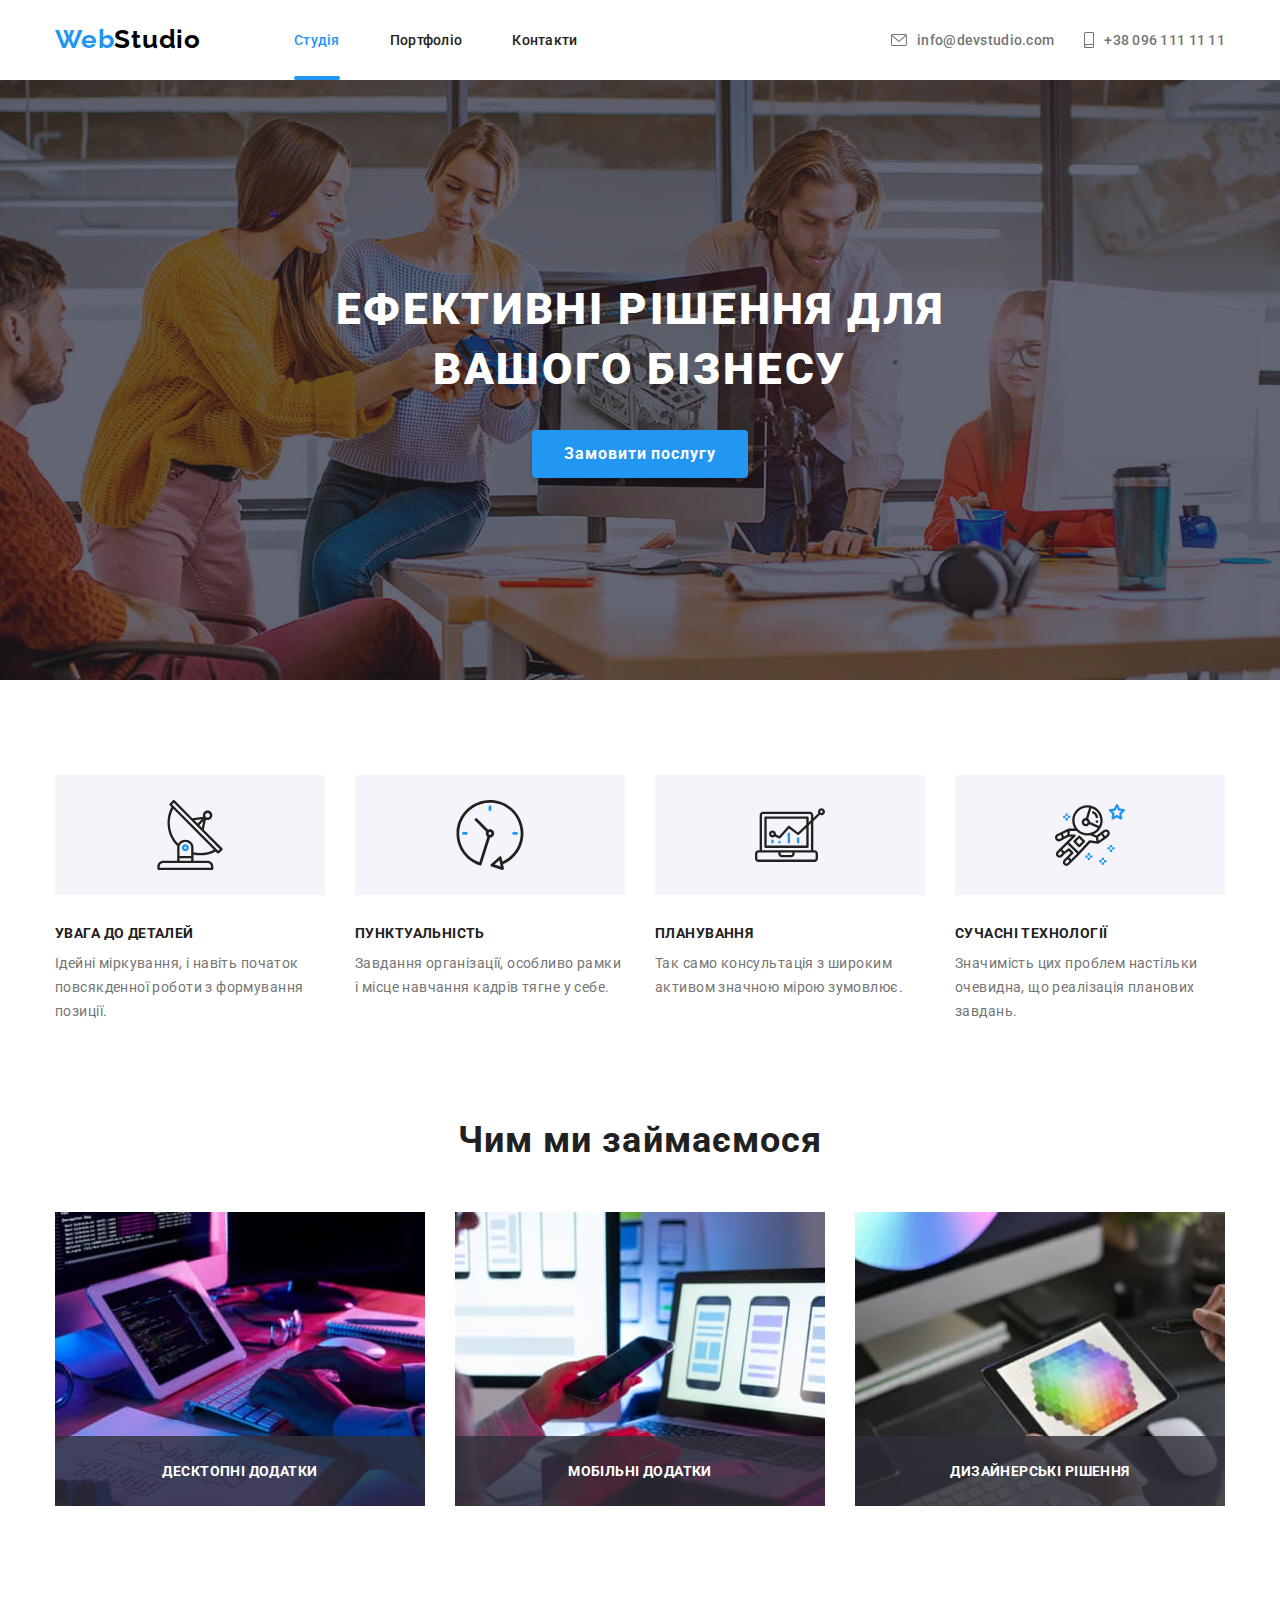
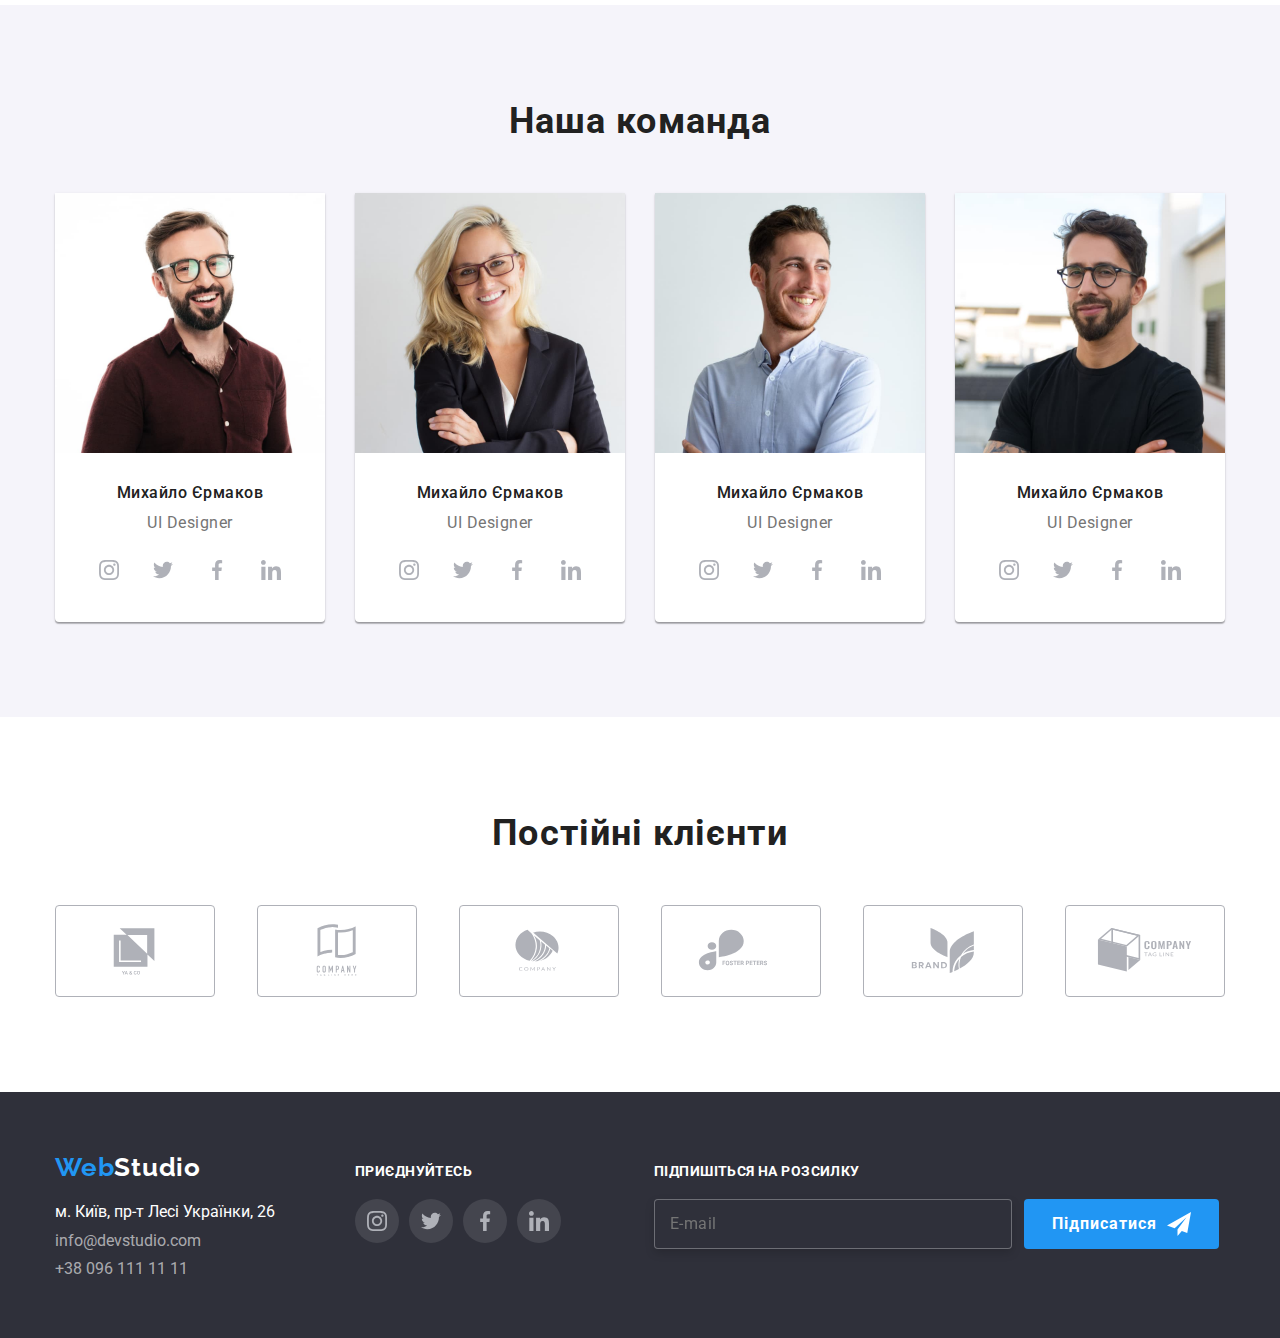
<file: index.html>
<!DOCTYPE html>
<html lang="en">

<head>
    <meta charset="UTF-8">
    <meta http-equiv="X-UA-Compatible" content="IE=edge">
    <meta name="viewport" content="width=device-width, initial-scale=1.0">
    <title>WebStudio</title>
    <link rel="stylesheet" href="./css/main.min.css">
</head>

<body>
    <!-- Header  -->
    <header class="studio-header header">
        <div class="header-container container">
            <nav class="header__navigation navigation">
                <a class="header-logo logo" href="./index.html">
                    <span class="logo__decor"> Web</span>Studio
                </a>

                <ul class="menu-list menu site-nav">
                    <li class="menu-list__item"><a class="menu-list__link active__page" href="./index.html"> Студія</a>
                    </li>
                    <li class="menu-list__item"><a class="menu-list__link" href="./portfolio.html">
                            Портфоліо</a></li>
                    <li class="menu-list__item"><a class="menu-list__link" href=""> Контакти</a></li>
                </ul>
            </nav>
            <ul class="contacts-list ">
                <li class="contacts-list__item">
                    <a class="contacts-list__link" href="mailto:info@devstudio.com">
                        <svg class="contacts-list__icon" width="16" height="12">
                            <use href="./images/symbol-defs.svg#icon-mail"></use>
                        </svg> info@devstudio.com
                    </a>
                </li>
                <li class="contacts-list__item">
                    <a class="contacts-list__link" href="tel:+380961111111">
                        <svg class="contacts-list__icon" width="10" height="16">
                            <use href="./images/symbol-defs.svg#icon-smartphone"></use>
                        </svg>+38 096 111 11 11
                    </a>
                </li>
            </ul>
        </div>
    </header>


    <!-- Main -->
    <main>

        <!-- Hero -->
        <section class="hero-section hero">
            <div class="container">
                <div class="hero__wrapp">
                    <h1 class="hero-title">Ефективні рішення для вашого бізнесу</h1>
                    <button type="button" class="hero__button modal-button button" data-modal-open>Замовити
                        послугу</button>
                </div>
            </div>
        </section>


        <!-- Our advantages -->
        <section class="advantages section">
            <div class="container">
                <h2 class="section__title advantages__title hide-title">Наші переваги:</h2>
                <ul class="advantages-list">
                    <li class="advantages-list__item">
                        <div class="advantages-icon__box">
                            <svg width="70" height="70">
                                <use href="./images/symbol-defs.svg#icon-antena"></use>
                            </svg>
                        </div>
                        <h3 class="advantages-list__title">УВАГА ДО ДЕТАЛЕЙ</h3>
                        <p class="advantages-list__text">Ідейні міркування, і навіть початок повсякденної роботи з
                            формування
                            позиції.</p>
                    </li>
                    <li class="advantages-list__item">
                        <div class="advantages-icon__box">
                            <svg width="70" height="70">
                                <use href="./images/symbol-defs.svg#icon-clock"></use>
                            </svg>
                        </div>
                        <h3 class="advantages-list__title">ПУНКТУАЛЬНІСТЬ</h3>
                        <p class="advantages-list__text">Завдання організації, особливо рамки і місце навчання кадрів
                            тягне у
                            себе.</p>
                    </li>
                    <li class="advantages-list__item">
                        <div class="advantages-icon__box">
                            <svg width="70" height="70">
                                <use href="./images/symbol-defs.svg#icon-diagram"></use>
                            </svg>
                        </div>
                        <h3 class="advantages-list__title">ПЛАНУВАННЯ</h3>
                        <p class="advantages-list__text">Так само консультація з широким активом значною мірою зумовлює.
                        </p>
                    </li>
                    <li class="advantages-list__item">
                        <div class="advantages-icon__box">
                            <svg width="70" height="70">
                                <use href="./images/symbol-defs.svg#icon-astronaut"></use>
                            </svg>
                        </div>
                        <h3 class="advantages-list__title">СУЧАСНІ ТЕХНОЛОГІЇ</h3>
                        <p class="advantages-list__text">Значимість цих проблем настільки очевидна, що реалізація
                            планових
                            завдань.</p>
                    </li>
                </ul>
            </div>
        </section>

        <!-- So what we do? -->
        <section class="solution section">
            <div class="container">
                <h2 class="solution__title section__title">Чим ми займаємося</h2>
                <ul class="solution-list">
                    <li class="solution-list__item">
                        <div class="solution-list__box">
                            <img class="solution-list__img" src="./images/box1.jpg" alt="Creating" width="370"
                                height="300">
                            <div class="solution-list__overlay-wrap">
                                <p class="solution-list__overlay-text secondary-title">Десктопні додатки</p>
                            </div>
                        </div>
                    </li>
                    <li class="solution-list__item">
                        <div class="solution-list__box">
                            <img class="solution-list__img" src="./images/box2.jpg" alt="Testing" width="370"
                                height="300">
                            <div class="solution-list__overlay-wrap">
                                <p class="solution-list__overlay-text secondary-title">Мобільні додатки</p>
                            </div>
                        </div>
                    </li>
                    <li class="solution-list__item">
                        <div class="solution-list__box">
                            <img class="solution-list__img" src="./images/box3.jpg" alt="Making the best design"
                                width="370" height="300">
                            <div class="solution-list__overlay-wrap">
                                <p class="solution-list__overlay-text secondary-title">Дизайнерські рішення</p>
                            </div>
                        </div>
                    </li>
                </ul>
            </div>
        </section>

        <!-- Our team  -->
        <section class="team section">
            <div class="container">
                <h2 class="section__title">Наша команда</h2>
                <ul class="team-list">
                    <li class="team-list__item">
                        <img class="team-list__img" src="./images/img1.jpg" alt="Worker 1" width="270" height="260">
                        <div class="team-list__info">
                            <h3 class="team-list__name">Михайло Єрмаков</h3>
                            <p class="team-list__position">UI Designer</p>
                            <ul class="social-list">
                                <li class="social-list__item">
                                    <a class="social-list__link" href="#">
                                        <svg width="20" height="20">
                                            <use href="./images/symbol-defs.svg#icon-instagram"></use>
                                        </svg>
                                    </a>
                                </li>
                                <li class="social-list__item">
                                    <a class="social-list__link" href="#">
                                        <svg width="20" height="20">
                                            <use href="./images/symbol-defs.svg#icon-twitter"></use>
                                        </svg>
                                    </a>
                                </li>
                                <li class="social-list__item">
                                    <a class="social-list__link" href="#">
                                        <svg width="20" height="20">
                                            <use href="./images/symbol-defs.svg#icon-facebook"></use>
                                        </svg>
                                    </a>
                                </li>
                                <li class="social-list__item">
                                    <a class="social-list__link" href="#">
                                        <svg width="20" height="20">
                                            <use href="./images/symbol-defs.svg#icon-linkedin"></use>
                                        </svg>
                                    </a>
                                </li>
                            </ul>
                        </div>
                    </li>

                    <li class="team-list__item">
                        <img src="./images/img2.jpg" alt="Worker 2" width="270" height="260">
                        <div class="team-list__info">
                            <h3 class="team-list__name">Михайло Єрмаков</h3>
                            <p class="team-list__position">UI Designer</p>
                            <ul class="social-list">
                                <li class="social-list__item">
                                    <a class="social-list__link" href="#">
                                        <svg width="20" height="20">
                                            <use href="./images/symbol-defs.svg#icon-instagram"></use>
                                        </svg>
                                    </a>
                                </li>
                                <li class="social-list__item">
                                    <a class="social-list__link" href="#">
                                        <svg width="20" height="20">
                                            <use href="./images/symbol-defs.svg#icon-twitter"></use>
                                        </svg>
                                    </a>
                                </li>
                                <li class="social-list__item">
                                    <a class="social-list__link" href="#">
                                        <svg width="20" height="20">
                                            <use href="./images/symbol-defs.svg#icon-facebook"></use>
                                        </svg>
                                    </a>
                                </li>
                                <li class="social-list__item">
                                    <a class="social-list__link" href="#">
                                        <svg width="20" height="20">
                                            <use href="./images/symbol-defs.svg#icon-linkedin"></use>
                                        </svg>
                                    </a>
                                </li>
                            </ul>
                        </div>
                    </li>

                    <li class="team-list__item">
                        <img src="./images/img3.jpg" alt="Worker 3" width="270" height="260">
                        <div class="team-list__info">
                            <h3 class="team-list__name">Михайло Єрмаков</h3>
                            <p class="team-list__position">UI Designer</p>
                            <ul class="social-list">
                                <li class="social-list__item">
                                    <a class="social-list__link" href="#">
                                        <svg width="20" height="20">
                                            <use href="./images/symbol-defs.svg#icon-instagram"></use>
                                        </svg>
                                    </a>
                                </li>
                                <li class="social-list__item">
                                    <a class="social-list__link" href="#">
                                        <svg width="20" height="20">
                                            <use href="./images/symbol-defs.svg#icon-twitter"></use>
                                        </svg>
                                    </a>
                                </li>
                                <li class="social-list__item">
                                    <a class="social-list__link" href="#">
                                        <svg width="20" height="20">
                                            <use href="./images/symbol-defs.svg#icon-facebook"></use>
                                        </svg>
                                    </a>
                                </li>
                                <li class="social-list__item">
                                    <a class="social-list__link" href="#">
                                        <svg width="20" height="20">
                                            <use href="./images/symbol-defs.svg#icon-linkedin"></use>
                                        </svg>
                                    </a>
                                </li>
                            </ul>
                        </div>
                    </li>

                    <li class="team-list__item">
                        <img src="./images/img4.jpg" alt="Worker 4" width="270" height="260">
                        <div class="team-list__info">
                            <h3 class="team-list__name">Михайло Єрмаков</h3>
                            <p class="team-list__position">UI Designer</p>
                            <ul class="social-list">
                                <li class="social-list__item">
                                    <a class="social-list__link" href="#">
                                        <svg width="20" height="20">
                                            <use href="./images/symbol-defs.svg#icon-instagram"></use>
                                        </svg>
                                    </a>
                                </li>
                                <li class="social-list__item">
                                    <a class="social-list__link" href="#">
                                        <svg width="20" height="20">
                                            <use href="./images/symbol-defs.svg#icon-twitter"></use>
                                        </svg>
                                    </a>
                                </li>
                                <li class="social-list__item">
                                    <a class="social-list__link" href="#">
                                        <svg width="20" height="20">
                                            <use href="./images/symbol-defs.svg#icon-facebook"></use>
                                        </svg>
                                    </a>
                                </li>
                                <li class="social-list__item">
                                    <a class="social-list__link" href="#">
                                        <svg width="20" height="20">
                                            <use href="./images/symbol-defs.svg#icon-linkedin"></use>
                                        </svg>
                                    </a>
                                </li>
                            </ul>
                        </div>
                    </li>
                </ul>
            </div>
        </section>

        <!-- Our clients -->
        <section class="clients section">
            <div class="container">
                <h2 class="section__title">Постійні клієнти</h2>
                <ul class="clients-list">
                    <li class="clients-list__item">
                        <a class="clients-list__link" href="#"><svg class="clients-icon" width="106" height="60">
                                <use href="./images/symbol-defs.svg#icon-logo"></use>
                            </svg>
                        </a>
                    </li>
                    <li class="clients-list__item">
                        <a class="clients-list__link" href="#"><svg class="clients-icon" width="106" height="60">
                                <use href="./images/symbol-defs.svg#icon-logo-comp"></use>
                            </svg>
                        </a>
                    </li>
                    <li class="clients-list__item">
                        <a class="clients-list__link" href="#"><svg class="clients-icon" width="106" height="60">
                                <use href="./images/symbol-defs.svg#icon-logo-company"></use>
                            </svg>
                        </a>
                    </li>
                    <li class="clients-list__item">
                        <a class="clients-list__link" href="#"><svg class="clients-icon" width="106" height="60">
                                <use href="./images/symbol-defs.svg#icon-logo-foster"></use>
                            </svg>
                        </a>
                    </li>
                    <li class="clients-list__item">
                        <a class="clients-list__link" href="#"><svg class="clients-icon" width="106" height="60">
                                <use href="./images/symbol-defs.svg#icon-logo-brand"></use>
                            </svg>
                        </a>
                    </li>
                    <li class="clients-list__item">
                        <a class="clients-list__link" href="#"><svg class="clients-icon" width="106" height="60">
                                <use href="./images/symbol-defs.svg#icon-logo-tag"></use>
                            </svg>
                        </a>
                    </li>
                </ul>
            </div>
        </section>
    </main>

    <!-- Footer -->
    <footer class="footer">
        <div class="footer__container container">
            <div class="footer-contacts__wrap">
                <a class="footer-logo logo" href="./index.html">
                    <span class="logo__decor"> Web</span>Studio
                </a>
                <address>
                    <ul class="footer-contacts">
                        <li class="footer-contacts__item">
                            <a class="footer-contacts__link footer-contacts__link-adress"
                                href="https://www.google.com/maps/place/%D0%B1%D1%83%D0%BB%D1%8C%D0%B2%D0%B0%D1%80+%D0%9B%D0%B5%D1%81%
                D1%96+%D0%A3%D0%BA%D1%80%D0%B0%D1%97%D0%BD%D0%BA%D0%B8,+26,+%D0%9A%D0%B8%D1%97%D0%B2,+02000/@50.4265807,30.
                5383858,17z/data=!3m1!4b1!4m5!3m4!1s0x40d4cf0e033ecbe9:0x57a4dffefec77da0!8m2!3d50.4265807!4d30.5383858" target="_blank" rel="noopener noreferrer">
                                м. Київ, пр-т Лесі Українки, 26</a>
                        </li>

                        <li class="footer-contacts__item">
                            <a class="footer-contacts__link" href="mailto:info@devstudio.com">info@devstudio.com</a>
                        </li>

                        <li class="footer-contacts__item">
                            <a class="footer-contacts__link" href="tel:+380961111111">+38 096 111 11 11</a>
                        </li>
                    </ul>
                </address>
            </div>
            <div class="footer-social">
                <h3 class="social-title secondary-title">Приєднуйтесь</h3>
                <ul class="social-list">
                    <li class="social-list__item">
                        <a class="social-list__link  footer-social-list__link" href="#">
                            <svg width="20" height="20">
                                <use href="./images/symbol-defs.svg#icon-instagram"></use>
                            </svg>
                        </a>
                    </li>
                    <li class="social-list__item">
                        <a class="social-list__link  footer-social-list__link" href="#">
                            <svg width="20" height="20">
                                <use href="./images/symbol-defs.svg#icon-twitter"></use>
                            </svg>
                        </a>
                    </li>
                    <li class="social-list__item">
                        <a class="social-list__link  footer-social-list__link" href="#">
                            <svg width="20" height="20">
                                <use href="./images/symbol-defs.svg#icon-facebook"></use>
                            </svg>
                        </a>
                    </li>
                    <li class="social-list__item">
                        <a class="social-list__link footer-social-list__link" href="#">
                            <svg width="20" height="20">
                                <use href="./images/symbol-defs.svg#icon-linkedin"></use>
                            </svg>
                        </a>
                    </li>
                </ul>
            </div>

            <div class="footer-subscribe">
                <h3 class="subscribe-title secondary-title">Підпишіться на розсилку</h3>
                <form class="subscribe-form">
                    <input class="subscribe-input " type="email" name="email" placeholder="E-mail" required>
                    <button class="subscribe-button button " type="submit">
                        <span> Підписатися</span>
                        <svg class="subscribe-icon" width="24" height="24">
                            <use href="./images/symbol-defs.svg#icon-subscribe"></use>
                        </svg>
                    </button>
                </form>
            </div>

        </div>
    </footer>

    <!-- Modal form -->

    <div class="backdrop is-hidden" data-modal>
        <div class="modal">
            <button class="modal-close" data-modal-close>
                <svg class="close-icon" width="11" height="11">
                    <use href="./images/symbol-defs.svg#icon-close-modal"></use>
                </svg>
            </button>


            <!-- Form  -->

            <form class="form">
                <p class="form-title"> Залиште свої дані, ми вам передзвонимо</p>
                <label class="label" for="form-name">
                    <span class="label-text"> І'мя </span>
                </label>
                <div class="field">
                    <input class="field-input input" type="text" name="name" required id="form-name">
                    <svg class="field-icon" width="12" height="12">
                        <use href="./images/symbol-defs.svg#icon-form-name"></use>
                    </svg>
                </div>

                <label class="label" for="form-tel">
                    <span class="label-text"> Телефон </span>
                </label>
                <div class="field">
                    <input class="field-input input" type="tel" name="tel" required id="form-tel">
                    <svg class="field-icon" width="13" height="13">
                        <use href="./images/symbol-defs.svg#icon-form-tel"></use>
                    </svg>
                </div>

                <label class="label" for="form-mail">
                    <span class="label-text">Пошта</span>
                </label>
                <div class="field">
                    <input class="field-input input" type="email" name="mail" required id="form-mail">
                    <svg class="field-icon" width="15" height="12">
                        <use href="./images/symbol-defs.svg#icon-form-mail"></use>
                    </svg>
                </div>

                <label class="label" for="form-comment">
                    <span class="label-text">Коментар</span>
                </label>
                <textarea class="input-comment input" id="form-comment" name="input-comment"
                    placeholder="Введіть текст"></textarea>


                <label class="privacy">
                    <input class="privacy-input is-hidden" type="checkbox">
                    <span class="privacy-wrapp">
                        <svg class="privacy-icon" width="16" height="15">
                            <use href="./images/symbol-defs.svg#icon-form-checkbox-checked"></use>
                        </svg>
                    </span>
                    <span class="privacy-text">
                        Погоджуюся з розсилкою та приймаю
                        <a class="privacy-link" href="#">Умови договору</a>
                    </span>
                </label>


                <button type="submit" class="form-button button"> Відправити </button>
            </form>

        </div>
    </div>
    <script src="./js/modal.js"></script>

</body>

</html>
</file>
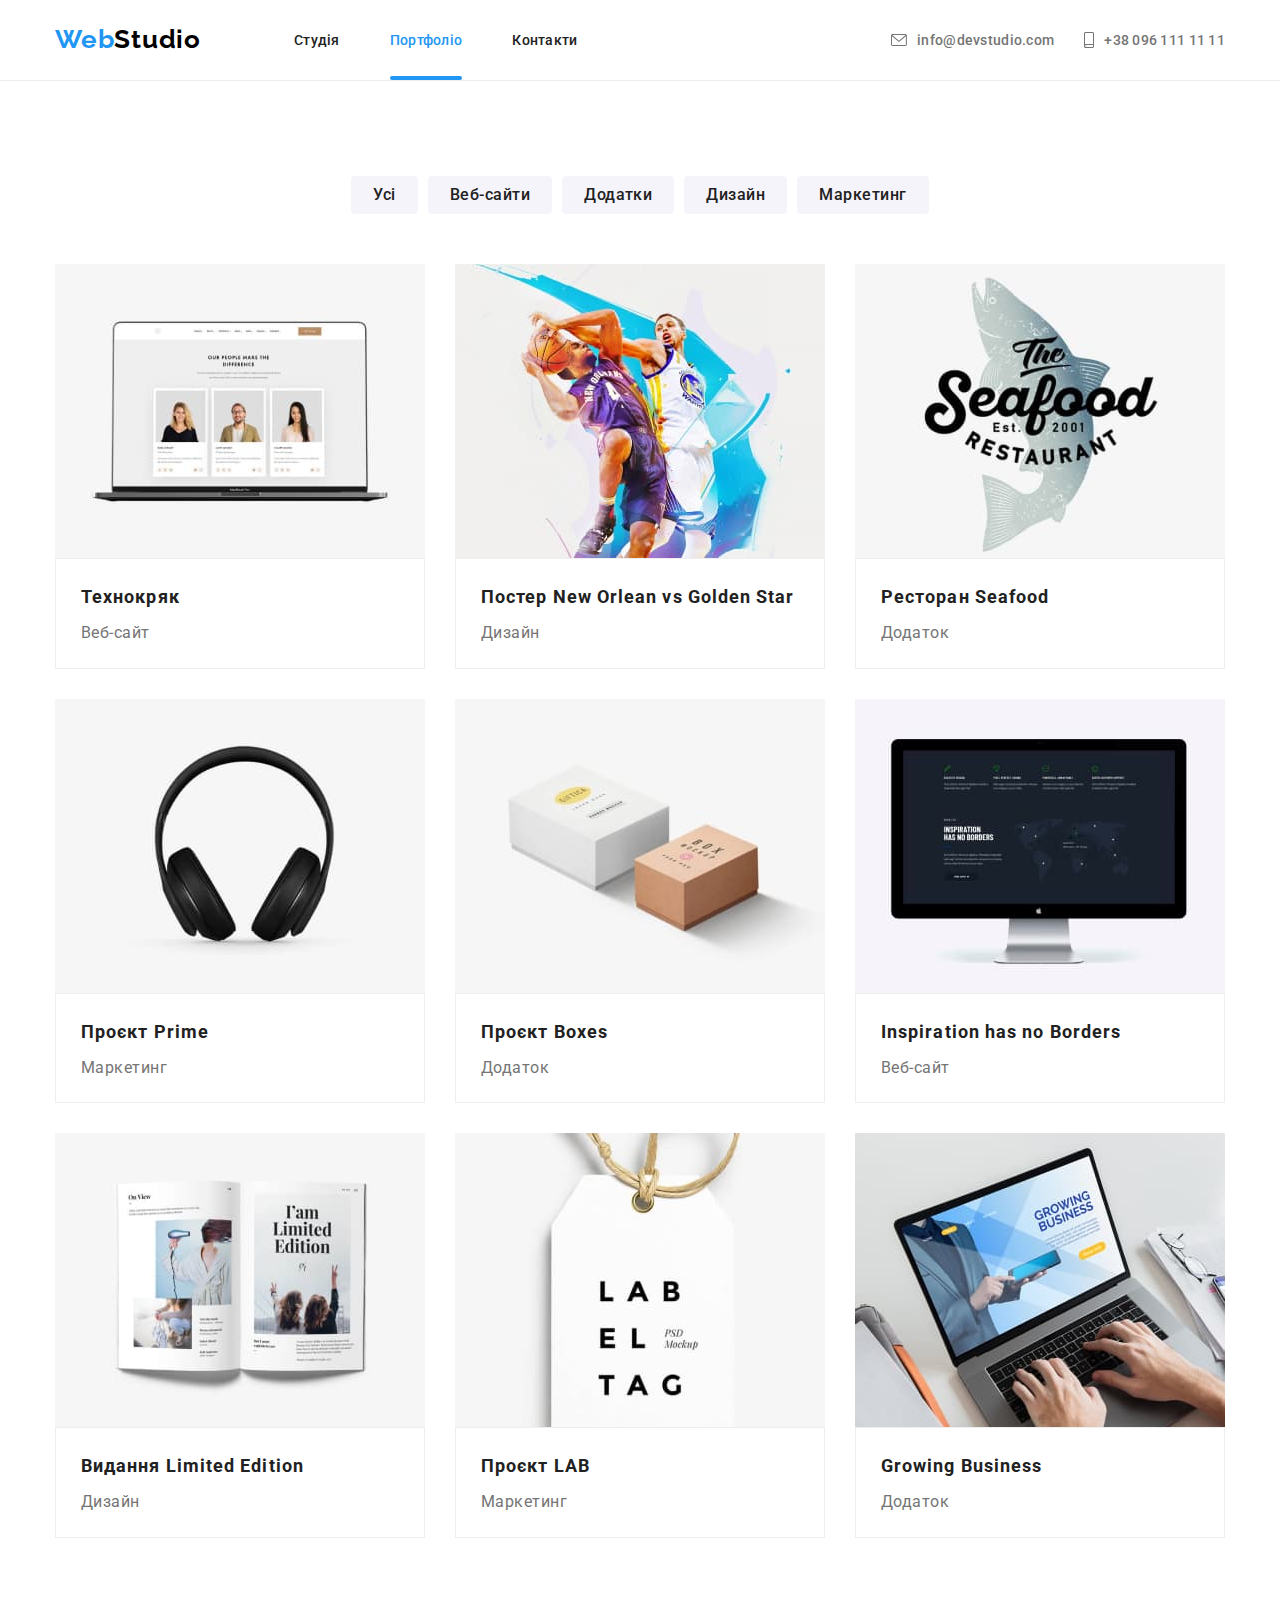
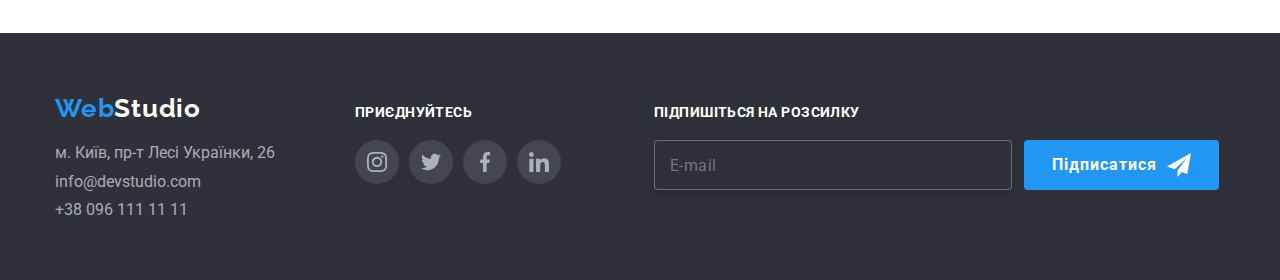
<file: portfolio.html>
<!DOCTYPE html>
<html lang="en">

<head>
    <meta charset="UTF-8">
    <meta http-equiv="X-UA-Compatible" content="IE=edge">
    <meta name="viewport" content="width=device-width, initial-scale=1.0">
    <title>WebStudio</title>
    <link rel="stylesheet" href="./css/main.min.css">
</head>

<body>
    <!-- Header  -->
    <header class="portfolio-header header">
        <div class="header-container container">
            <nav class="header__navigation navigation">
                <a class="header-logo logo" href="./index.html">
                    <span class="logo__decor"> Web</span>Studio
                </a>

                <ul class="menu-list menu site-nav">
                    <li class="menu-list__item"><a class="menu-list__link" href="./index.html"> Студія</a></li>
                    <li class="menu-list__item"><a class="menu-list__link active__page" href="./portfolio.html">
                            Портфоліо</a></li>
                    <li class="menu-list__item"><a class="menu-list__link" href=""> Контакти</a></li>
                </ul>
            </nav>
            <ul class="contacts-list ">
                <li class="contacts-list__item">
                    <a class="contacts-list__link" href="mailto:info@devstudio.com">
                        <svg class="contacts-list__icon" width="16" height="12">
                            <use href="./images/symbol-defs.svg#icon-mail"></use>
                        </svg> info@devstudio.com</a>
                </li>
                <li class="contacts-list__item">
                    <a class="contacts-list__link" href="tel:+380961111111">
                        <svg class="contacts-list__icon" width="10" height="16">
                            <use href="./images/symbol-defs.svg#icon-smartphone"></use>
                        </svg>+38 096 111 11 11</a>
                </li>
            </ul>
        </div>
    </header>

    <!-- Main -->
    <main>
        <section class="examples-section">
            <div class="examples-container container ">
                <h1 class="hide-title"> Наші роботи:</h1>
                <div class="button-list-container">
                    <ul class="button-list">
                        <li class="button-list__item">
                            <button class="button-list__button" type="button" >Усі </button>
                        </li>
                        <li class="button-list__item">
                            <button class="button-list__button" type="button" >Веб-сайти</button>
                        </li>
                        <li class="button-list__item">
                            <button class="button-list__button" type="button" >Додатки</button>
                        </li>
                        <li class="button-list__item">
                            <button class="button-list__button" type="button" >Дизайн</button>
                        </li>
                        <li class="button-list__item">
                            <button class="button-list__button" type="button" >Маркетинг</button>
                        </li>
                    </ul>
                </div>
                <ul class="examples-list works-list ">
                    <li class="example-list__item">
                        <a class="example-list__link" href="#">
                            <div>
                                <div class="img-overlay">
                                    <img class="example-img" src="./images/work1.jpg" alt="Created web-site Tehnokriak"
                                        width="370" height="300">
                                    <div class="overlay-wrapp">
                                        <p>Ресурс пропонує комплексні пропозиції з різним рівнем функціоналу та
                                            сервісів. Все це дозволить відвідувачу отримати вичерпні відомості про
                                            компанію чи приватну особу.</p>
                                    </div>
                                </div>

                                <div class="example-info">
                                    <h2 class="example-info__name">Технокряк</h2>
                                    <p class="example-info__type">Веб-сайт</p>
                                </div>
                            </div>
                        </a>
                    </li>

                    <li class="example-list__item">
                        <a class="example-list__link" href="#">
                            <div>
                                <div class="img-overlay">
                                    <img class="example-img" src="./images/work2.jpg"
                                        alt='Designed poster "New Orlean vs Golden Star" ' width="370" height="300">
                                    <div class="overlay-wrapp">
                                        <p>Ресурс пропонує комплексні пропозиції з різним рівнем функціоналу та
                                            сервісів. Все це дозволить відвідувачу отримати вичерпні відомості про
                                            компанію чи приватну особу.</p>
                                    </div>
                                </div>
                                <div class="example-info">
                                    <h2 class="example-info__name">Постер New Orlean vs Golden Star</h2>
                                    <p class="example-info__type">Дизайн</p>
                                </div>
                            </div>
                        </a>
                    </li>

                    <li class="example-list__item">
                        <a class="example-list__link" href="#">
                            <div>
                                <div class="img-overlay">
                                    <img class="example-img" src="./images/work3.jpg" alt="Worker 3" width="370"
                                        height="300">
                                    <div class="overlay-wrapp">
                                        <p>Ресурс пропонує комплексні пропозиції з різним рівнем функціоналу та
                                            сервісів. Все це дозволить відвідувачу отримати вичерпні відомості про
                                            компанію чи приватну особу.</p>
                                    </div>
                                </div>
                                <div class="example-info">
                                    <h2 class="example-info__name">Ресторан Seafood</h2>
                                    <p class="example-info__type">Додаток</p>
                                </div>
                            </div>
                        </a>
                    </li>

                    <li class="example-list__item">
                        <a class="example-list__link" href="#">
                            <div>
                                <div class="img-overlay">
                                    <img class="example-img" src="./images/work4.jpg" alt="Worker 4" width="370"
                                        height="300">
                                    <div class="overlay-wrapp">
                                        <p>Ресурс пропонує комплексні пропозиції з різним рівнем функціоналу та
                                            сервісів. Все це дозволить відвідувачу отримати вичерпні відомості про
                                            компанію чи приватну особу.</p>
                                    </div>
                                </div>
                                <div class="example-info">
                                    <h2 class="example-info__name">Проєкт Prime</h2>
                                    <p class="example-info__type">Маркетинг</p>
                                </div>
                            </div>
                        </a>
                    </li>

                    <li class="example-list__item">
                        <a class="example-list__link" href="#">
                            <div>
                                <div class="img-overlay">
                                    <img class="example-img" src="./images/work5.jpg" alt="Worker 1" width="370"
                                        height="300">
                                    <div class="overlay-wrapp">
                                        <p>Ресурс пропонує комплексні пропозиції з різним рівнем функціоналу та
                                            сервісів. Все це дозволить відвідувачу отримати вичерпні відомості про
                                            компанію чи приватну особу.</p>
                                    </div>
                                </div>
                                <div class="example-info">
                                    <h2 class="example-info__name">Проєкт Boxes</h2>
                                    <p class="example-info__type">Додаток</p>
                                </div>
                            </div>
                        </a>
                    </li>

                    <li class="example-list__item">
                        <a class="example-list__link" href="#">
                            <div>
                                <div class="img-overlay">
                                    <img class="example-img" src="./images/work6.jpg" alt="Worker 2" width="370"
                                        height="300">
                                    <div class="overlay-wrapp">
                                        <p>Ресурс пропонує комплексні пропозиції з різним рівнем функціоналу та
                                            сервісів. Все це дозволить відвідувачу отримати вичерпні відомості про
                                            компанію чи приватну особу.</p>
                                    </div>
                                </div>
                                <div class="example-info">
                                    <h2 class="example-info__name">Inspiration has no Borders</h2>
                                    <p class="example-info__type">Веб-сайт</p>
                                </div>
                            </div>
                        </a>
                    </li>

                    <li class="example-list__item">
                        <a class="example-list__link" href="#">
                            <div>
                                <div class="img-overlay">
                                    <img class="example-img" src="./images/work7.jpg" alt="Worker 3" width="370"
                                        height="300">
                                    <div class="overlay-wrapp">
                                        <p>Ресурс пропонує комплексні пропозиції з різним рівнем функціоналу та
                                            сервісів. Все це дозволить відвідувачу отримати вичерпні відомості про
                                            компанію чи приватну особу.</p>
                                    </div>
                                </div>
                                <div class="example-info">
                                    <h2 class="example-info__name">Видання Limited Edition</h2>
                                    <p class="example-info__type">Дизайн</p>
                                </div>
                            </div>
                        </a>
                    </li>

                    <li class="example-list__item">
                        <a class="example-list__link" href="#">
                            <div>
                                <div class="img-overlay">
                                    <img class="example-img" src="./images/work8.jpg" alt="Worker 4" width="370"
                                        height="300">
                                    <div class="overlay-wrapp">
                                        <p>Ресурс пропонує комплексні пропозиції з різним рівнем функціоналу та
                                            сервісів. Все це дозволить відвідувачу отримати вичерпні відомості про
                                            компанію чи приватну особу.</p>
                                    </div>
                                </div>
                                <div class="example-info">
                                    <h2 class="example-info__name">Проєкт LAB</h2>
                                    <p class="example-info__type">Маркетинг</p>
                                </div>
                            </div>
                        </a>
                    </li>

                    <li class="example-list__item">
                        <a class="example-list__link" href="#">
                            <div>
                                <div class="img-overlay">
                                    <img class="example-img" src="./images/work9.jpg" alt="Worker 4" width="370"
                                        height="300">
                                    <div class="overlay-wrapp">
                                        <p>Ресурс пропонує комплексні пропозиції з різним рівнем функціоналу та
                                            сервісів. Все це дозволить відвідувачу отримати вичерпні відомості про
                                            компанію чи приватну особу.</p>
                                    </div>
                                </div>
                                <div class="example-info">
                                    <h2 class="example-info__name">Growing Business</h2>
                                    <p class="example-info__type">Додаток</p>
                                </div>
                            </div>
                        </a>
                    </li>
                </ul>
            </div>
        </section>
    </main>

    <!-- Footer -->
    <footer class="footer">
        <div class="footer__container container">
            <div class="footer-contacts__wrap">
                <a class="footer-logo logo" href="./index.html">
                    <span class="logo__decor"> Web</span>Studio
                </a>
                <address>
                    <ul class="footer-contacts">
                        <li class="footer-contacts__item">
                            <a class="footer-contacts__link footer-contacts__link-icon"
                                href="https://www.google.com/maps/place/%D0%B1%D1%83%D0%BB%D1%8C%D0%B2%D0%B0%D1%80+%D0%9B%D0%B5%D1%81%
                D1%96+%D0%A3%D0%BA%D1%80%D0%B0%D1%97%D0%BD%D0%BA%D0%B8,+26,+%D0%9A%D0%B8%D1%97%D0%B2,+02000/@50.4265807,30.
                5383858,17z/data=!3m1!4b1!4m5!3m4!1s0x40d4cf0e033ecbe9:0x57a4dffefec77da0!8m2!3d50.4265807!4d30.5383858" target="_blank"
                                rel="noopener noreferrer">
                                м. Київ, пр-т Лесі Українки, 26</a>
                        </li>

                        <li class="footer-contacts__item">
                            <a class="footer-contacts__link" href="mailto:info@devstudio.com">info@devstudio.com</a>
                        </li>

                        <li class="footer-contacts__item">
                            <a class="footer-contacts__link" href="tel:+380961111111">+38 096 111 11 11</a>
                        </li>
                    </ul>
                </address>
            </div>
            <div class="footer-social">
                <h3 class="social-title secondary-title">Приєднуйтесь</h3>
                <ul class="social-list">
                    <li class="social-list__item">
                        <a class="social-list__link  footer-social-list__link" href="#">
                            <svg width="20" height="20">
                                <use href="./images/symbol-defs.svg#icon-instagram"></use>
                            </svg>
                        </a>
                    </li>
                    <li class="social-list__item">
                        <a class="social-list__link  footer-social-list__link" href="#">
                            <svg width="20" height="20">
                                <use href="./images/symbol-defs.svg#icon-twitter"></use>
                            </svg>
                        </a>
                    </li>
                    <li class="social-list__item">
                        <a class="social-list__link  footer-social-list__link" href="#">
                            <svg width="20" height="20">
                                <use href="./images/symbol-defs.svg#icon-facebook"></use>
                            </svg>
                        </a>
                    </li>
                    <li class="social-list__item">
                        <a class="social-list__link footer-social-list__link" href="#">
                            <svg width="20" height="20">
                                <use href="./images/symbol-defs.svg#icon-linkedin"></use>
                            </svg>
                        </a>
                    </li>
                </ul>
            </div>

            <div class="footer-subscribe">
                <h3 class="subscribe-title secondary-title">Підпишіться на розсилку</h3>
                <form class="subscribe-form">
                    <input class="subscribe-input " type="email" name="email" placeholder="E-mail" required>
                    <button class="subscribe-button button " type="submit">
                        <span> Підписатися</span>
                        <svg class="subscribe-icon" width="24" height="24">
                            <use href="./images/symbol-defs.svg#icon-subscribe"></use>
                        </svg>
                    </button>
                </form>
            </div>

        </div>
    </footer>

</body>

</html>
</file>
<file: css/main.min.css>
@import"https://fonts.googleapis.com/css2?family=Raleway:wght@700&family=Roboto:wght@400;500;700;900&display=swap";/*! modern-normalize v1.1.0 | MIT License | https://github.com/sindresorhus/modern-normalize */*,::after,::before{box-sizing:border-box}html{-moz-tab-size:4;-o-tab-size:4;tab-size:4}html{line-height:1.15;-webkit-text-size-adjust:100%}body{margin:0}body{font-family:system-ui,-apple-system,"Segoe UI",Roboto,Helvetica,Arial,sans-serif,"Apple Color Emoji","Segoe UI Emoji"}hr{height:0;color:inherit}abbr[title]{-webkit-text-decoration:underline dotted;text-decoration:underline dotted}b,strong{font-weight:bolder}code,kbd,pre,samp{font-family:ui-monospace,SFMono-Regular,Consolas,"Liberation Mono",Menlo,monospace;font-size:1em}small{font-size:80%}sub,sup{font-size:75%;line-height:0;position:relative;vertical-align:baseline}sub{bottom:-0.25em}sup{top:-0.5em}table{text-indent:0;border-color:inherit}button,input,optgroup,select,textarea{font-family:inherit;font-size:100%;line-height:1.15;margin:0}button,select{text-transform:none}[type=button],[type=reset],[type=submit],button{-webkit-appearance:button}::-moz-focus-inner{border-style:none;padding:0}:-moz-focusring{outline:1px dotted ButtonText}:-moz-ui-invalid{box-shadow:none}legend{padding:0}progress{vertical-align:baseline}::-webkit-inner-spin-button,::-webkit-outer-spin-button{height:auto}[type=search]{-webkit-appearance:textfield;outline-offset:-2px}::-webkit-search-decoration{-webkit-appearance:none}::-webkit-file-upload-button{-webkit-appearance:button;font:inherit}summary{display:list-item}ul{list-style:none;padding:0;margin:0}button{cursor:pointer}a{text-decoration:none;color:inherit;margin:0}h1,h2,h3,h4,h5,h6{margin:0}p{margin:0}body{font-family:Roboto,sans-serif;font-style:normal;color:var(--primary-text-color)}button{font-family:inherit;padding:0;margin:0;color:#fff;background-color:var(--accent-color);border:none;border-radius:4px}img{display:block;max-width:100%;height:auto}.container{max-width:1200px;padding:0 15px;margin:0 auto}address{font-style:normal}.section{padding-top:95px;padding-bottom:95px}.section__title{color:var(--title-text-color);font-weight:700;font-size:36px;line-height:1.2;text-align:center;letter-spacing:.03em;margin-bottom:50px}:root{--primary-text-color: #757575;--title-text-color: #212121;--accent-color: #2196F3;--primary-background-color: #ffffff;--secondary-background-color: #F5F4FA;--background-hero-color: #2F303A;--cubic: cubic-bezier(0.4, 0, 0.2, 1)}.footer-contacts__link:hover,.contacts-list__link:hover,.menu-list__link:hover,.footer-contacts__link:focus,.contacts-list__link:focus,.menu-list__link:focus{color:var(--accent-color)}.social-list__link:hover,.social-list__link:focus{background-color:var(--accent-color);fill:var(--primary-background-color)}.portfolio-header{border-bottom:1px solid #ececec}.header-container{height:80px;display:flex}.navigation{display:flex;align-items:center;justify-content:center}.logo{text-decoration:none;display:flex;align-items:center;font-family:"Raleway";font-weight:700;font-size:26px;line-height:1.2;letter-spacing:.03em}.header-logo{color:#000}.logo__decor{color:var(--accent-color)}.menu-list{display:flex;align-items:center;justify-content:center;margin-left:93px;gap:50px}.menu-list__item{flex-basis:calc((100% - 100px)/2)}.menu-list__link{font-family:"Roboto";font-weight:500;font-size:14px;line-height:1.2;letter-spacing:.02em;color:var(--title-text-color);display:inline-block;position:relative;padding-top:32px;padding-bottom:32px}.menu-list__link:after{position:absolute;left:0;bottom:0;content:"";width:100%;height:4px;padding-top:1px;border-radius:2px;background-color:var(--accent-color);transform:scaleX(0);transition:transform 250ms var(--cubic) 0ms}.menu-list__link:hover::after,.menu-list__link:focus::after{transform:scaleX(1)}.active__page{color:var(--accent-color)}.active__page::after{transform:scaleX(1)}.contacts-list{display:flex;align-items:center;justify-content:center;margin-left:auto}.contacts-list__item{display:flex;align-items:center;margin-left:auto}.contacts-list__link{display:flex;align-items:center;font-weight:500;font-size:14px;line-height:16px;letter-spacing:.02em;margin-left:30px;transition:color 250ms var(--cubic)}.contacts-list__icon{margin-right:10px;align-items:center;fill:currentColor}.hero{max-width:1600px;height:600px;margin-left:auto;margin-right:auto;background-image:linear-gradient(rgba(47, 48, 58, 0.4), rgba(47, 48, 58, 0.4)),url(../images/hero-background.jpg);background-repeat:no-repeat;background-position:center}.hero-title{font-weight:900;font-size:44px;line-height:1.36;text-align:center;letter-spacing:.06em;text-transform:uppercase;color:#fff;margin-bottom:30px}.hero__wrapp{display:flex;flex-direction:column;align-items:center;justify-content:center;max-width:700px;margin-left:auto;margin-right:auto;padding-top:200px;padding-bottom:200px}.hero__button{padding:10px 32px;box-shadow:0px 4px 4px rgba(0,0,0,.15);font-family:Roboto,sans-serif;font-weight:700;font-size:16px;line-height:1.8;letter-spacing:.06em;transition:color 250ms var(--cubic)}.hero__button:hover,.hero__button:focus{cursor:pointer;color:#000;background-color:#188ce8}.advantages{padding-bottom:0}.hide-title{position:absolute;white-space:nowrap;width:1px;height:1px;overflow:hidden;border:0;padding:0;clip:rect(0 0 0 0);-webkit-clip-path:inset(50%);clip-path:inset(50%);margin:-1px}.advantages-list{display:flex}.advantages-list__item{width:270px}.advantages-list__item:nth-child(-n+3){margin-right:30px}.advantages-list__title{font-weight:700;font-size:14px;line-height:1.2;letter-spacing:.03em;text-transform:uppercase;color:var(--title-text-color);margin-bottom:10px}.advantages-list__text{font-weight:400;font-size:14px;line-height:1.71;letter-spacing:.03em}.advantages-icon__box{height:120px;background-color:var(--secondary-background-color);margin-bottom:30px;display:flex;justify-content:center;align-items:center}.solution-list{display:flex}.solution-list__box{position:relative;display:inline-block}.solution-list__item:nth-child(-n+2){margin-right:30px}.solution-list__overlay-wrap{position:absolute;display:flex;justify-content:center;align-items:center;bottom:0;left:0;width:100%;height:70px;background:rgba(47,48,58,.8)}.secondary-title{font-weight:700;font-size:14px;line-height:16px;letter-spacing:.03em;text-transform:uppercase;color:#fff}.team{background-color:var(--secondary-background-color)}.team-list__item{background-color:var(--primary-background-color);box-shadow:0px 1px 3px rgba(0,0,0,.12),0px 1px 1px rgba(0,0,0,.14),0px 2px 1px rgba(0,0,0,.2);border-radius:0px 0px 4px 4px}.team-list{display:flex;gap:30px;flex-basis:calc((100% - 90px)/4)}.team-list__info{padding:30px 32px;text-align:center}.team-list__name{font-weight:500;font-size:16px;line-height:1.2;letter-spacing:.03em;color:var(--title-text-color);margin-bottom:10px}.team-list__position{font-weight:400;font-size:16px;line-height:1.2;letter-spacing:.03em;margin-bottom:16px}.social-list{display:flex;justify-content:space-between}.social-list__link{display:flex;justify-content:center;align-items:center;width:44px;height:44px;border-radius:50%;fill:#afb1b8;transition:fill 250ms var(--cubic),background-color 250ms var(--cubic)}.clients-list{display:flex;justify-content:space-between}.clients-list__link{display:flex;justify-content:center;align-items:center;width:160px;height:92px;border:1px solid #afb1b8;border-radius:4px;fill:#afb1b8;transition:fill 250ms var(--cubic)}.clients-list__link:hover,.clients-list__link:focus{border:1px solid var(--accent-color);fill:var(--accent-color)}.backdrop{position:fixed;left:0;bottom:0;top:0;right:0;opacity:1;transition:opacity 250ms var(--cubic);background-color:rgba(0,0,0,.2)}.is-hidden{visibility:hidden;opacity:0;pointer-events:none}.modal{position:absolute;width:528px;height:581px;top:50%;padding:40px;left:50%;transform:translate(-50%, -50%) scale(1);background-color:#fff;box-shadow:0px 1px 3px rgba(0,0,0,.12),0px 1px 1px rgba(0,0,0,.14),0px 2px 1px rgba(0,0,0,.2);border-radius:4px;transition:transform 250ms var(--cubic)}.modal-close{cursor:pointer;position:absolute;width:30px;height:30px;display:flex;align-items:center;justify-content:center;right:8px;top:8px;padding:0;border:1px solid rgba(0,0,0,.1);border-radius:50%;background-color:rgba(0,0,0,0);transition:fill 250ms var(--cubic)}.modal-close:hover,.modal-close:focus{fill:var(--accent-color)}.backdrop.is-hidden .modal{transform:translate(-50%, -50%) scale(0)}.form-title{font-weight:700;font-size:20px;line-height:1.15;text-align:center;letter-spacing:.03em;margin-bottom:12px;color:var(--title-text-color)}.label{display:block}.label-text{font-size:12px;line-height:1.6;letter-spacing:.01em;color:var(--primary-text-color)}.field{position:relative;margin-bottom:10px}.input{width:100%;border:1px solid rgba(33,33,33,.2);border-radius:4px;outline:rgba(0,0,0,0);transition:border 250ms var(--cubic)}.input:focus{border-color:var(--accent-color)}.field-input{padding:10px 15px 10px 32px}.field-icon{position:absolute;left:14px;top:50%;transform:translateY(-50%);transition:fill 250ms var(--cubic)}.field-input:focus+.field-icon{fill:var(--accent-color)}.input-comment{padding:12px 16px;height:120px;resize:none;margin-bottom:20px;font-size:12px;line-height:1.16;letter-spacing:.01em;color:rgba(117,117,117,.5)}.privacy{display:flex;justify-content:center;align-items:center;margin-bottom:30px}.privacy-wrapp{display:flex;justify-content:center;align-items:center;width:15px;height:14px;border:1px solid;border-radius:2px;border-color:var(--title-text-color);transition:border-color 250ms var(--cubic)}.privacy-icon{opacity:0;transition:opacity 250ms var(--cubic)}.privacy-input{position:absolute}.privacy-input:checked+.privacy-wrapp{border-color:rgba(0,0,0,0)}.privacy-input:checked+.privacy-wrapp .privacy-icon{opacity:1}.privacy-link{font-size:14px;line-height:1.71;letter-spacing:.03em;text-decoration:underline;color:var(--accent-color)}.privacy-text{font-size:14px;line-height:1.71;letter-spacing:.03em;color:var(--primary-text-color);margin-left:8px}.form-button{display:flex;align-items:center;text-align:center;padding:10px 52px;margin-left:auto;margin-right:auto;font-weight:700;font-size:16px;line-height:1.88;letter-spacing:.06em}.footer{background-color:var(--background-hero-color)}.footer__container{padding-top:60px;padding-bottom:60px}.footer-logo{color:#fff;margin-bottom:20px}.footer__container{display:flex;align-items:baseline;gap:0}.footer-contacts__wrap{width:230px}.footer-contacts__item:nth-child(-n+2){margin-bottom:10px}.footer-contacts__link{color:rgba(255,255,255,.6);transition:color 250ms var(--cubic)}.footer-contacts__link-adress{color:#fff;transition:color 250ms var(--cubic)}.footer-social{width:206px;height:80px;margin-right:93px;margin-left:70px}.social-title{margin-bottom:20px}.footer-social-list__link{background-color:rgba(255,255,255,.1);transition:background-color 250ms var(--cubic)}.subscribe-title{margin-bottom:20px}.subscribe-form{display:flex}.subscribe-input{width:358px;height:50px;letter-spacing:.03em;color:var(--primary-background-color);background-color:var(--background-hero-color);filter:drop-shadow(0px 4px 4px rgba(0, 0, 0, 0.15));border:1px solid rgba(255,255,255,.3);border-radius:4px;padding:15px;outline:rgba(0,0,0,0);font-size:16px;line-height:1.25;letter-spacing:.03em;color:rgba(255,255,255,.6)}.subscribe-button{display:flex;align-items:center;text-align:center;font-weight:700;font-size:16px;line-height:1.88;letter-spacing:.06em;color:#fff;margin-left:12px;padding:10px 28px}.subscribe-icon{margin-left:10px}.button-list{display:flex;justify-content:center;margin-bottom:50px}.button-list__item:not(:last-child){margin-right:10px}.button-list__button{font-family:Roboto;background-color:var(--secondary-background-color);color:var(--title-text-color);font-weight:500;font-size:16px;line-height:1.62;letter-spacing:.03em;border:none;border-radius:4px;padding:6px 22px;transition:color 250ms var(--cubic),background-color 250ms var(--cubic),box-shadow 250ms var(--cubic)}.button-list__button:focus,.button-list__button:hover,.button-list__button:active{color:var(--primary-background-color);background-color:var(--accent-color);box-shadow:0px 4px 4px rgba(0,0,0,.25)}.examples-container{padding-top:95px;padding-bottom:95px}.examples-list{display:flex;justify-content:center;flex-wrap:wrap;gap:30px}.example-list__link{position:relative}.example-list__link:focus .overlay-wrapp,.example-list__link:hover .overlay-wrapp{transform:translateY(0)}.example-list__item{position:relative;box-sizing:border-box;background-color:#fff;flex-basis:calc((100% - 60px)/3)}.example-list__item:hover,.example-list__item:focus{box-shadow:0px 1px 1px rgba(0,0,0,.12),0px 4px 4px rgba(0,0,0,.06),1px 4px 6px rgba(0,0,0,.16)}.img-overlay{position:relative;overflow:hidden}.overlay-wrapp{font-size:18px;line-height:1.56;letter-spacing:.03em;color:#fff;position:absolute;display:flex;justify-content:center;align-items:center;background:rgba(33,150,243,.9);padding:63px 24px;bottom:0;width:100%;height:100%;transform:translateY(100%);transition:250ms transform var(--cubic)}.example-info{padding:20px 25px;border:1px solid #eee}.example-info__name{font-weight:700;font-size:18px;line-height:2;letter-spacing:.06em;margin-bottom:4px;color:var(--title-text-color)}.example-info__type{font-weight:400;font-size:16px;line-height:1.8;letter-spacing:.03em;color:var(--primary-text-color)}/*# sourceMappingURL=main.min.css.map */
</file>
